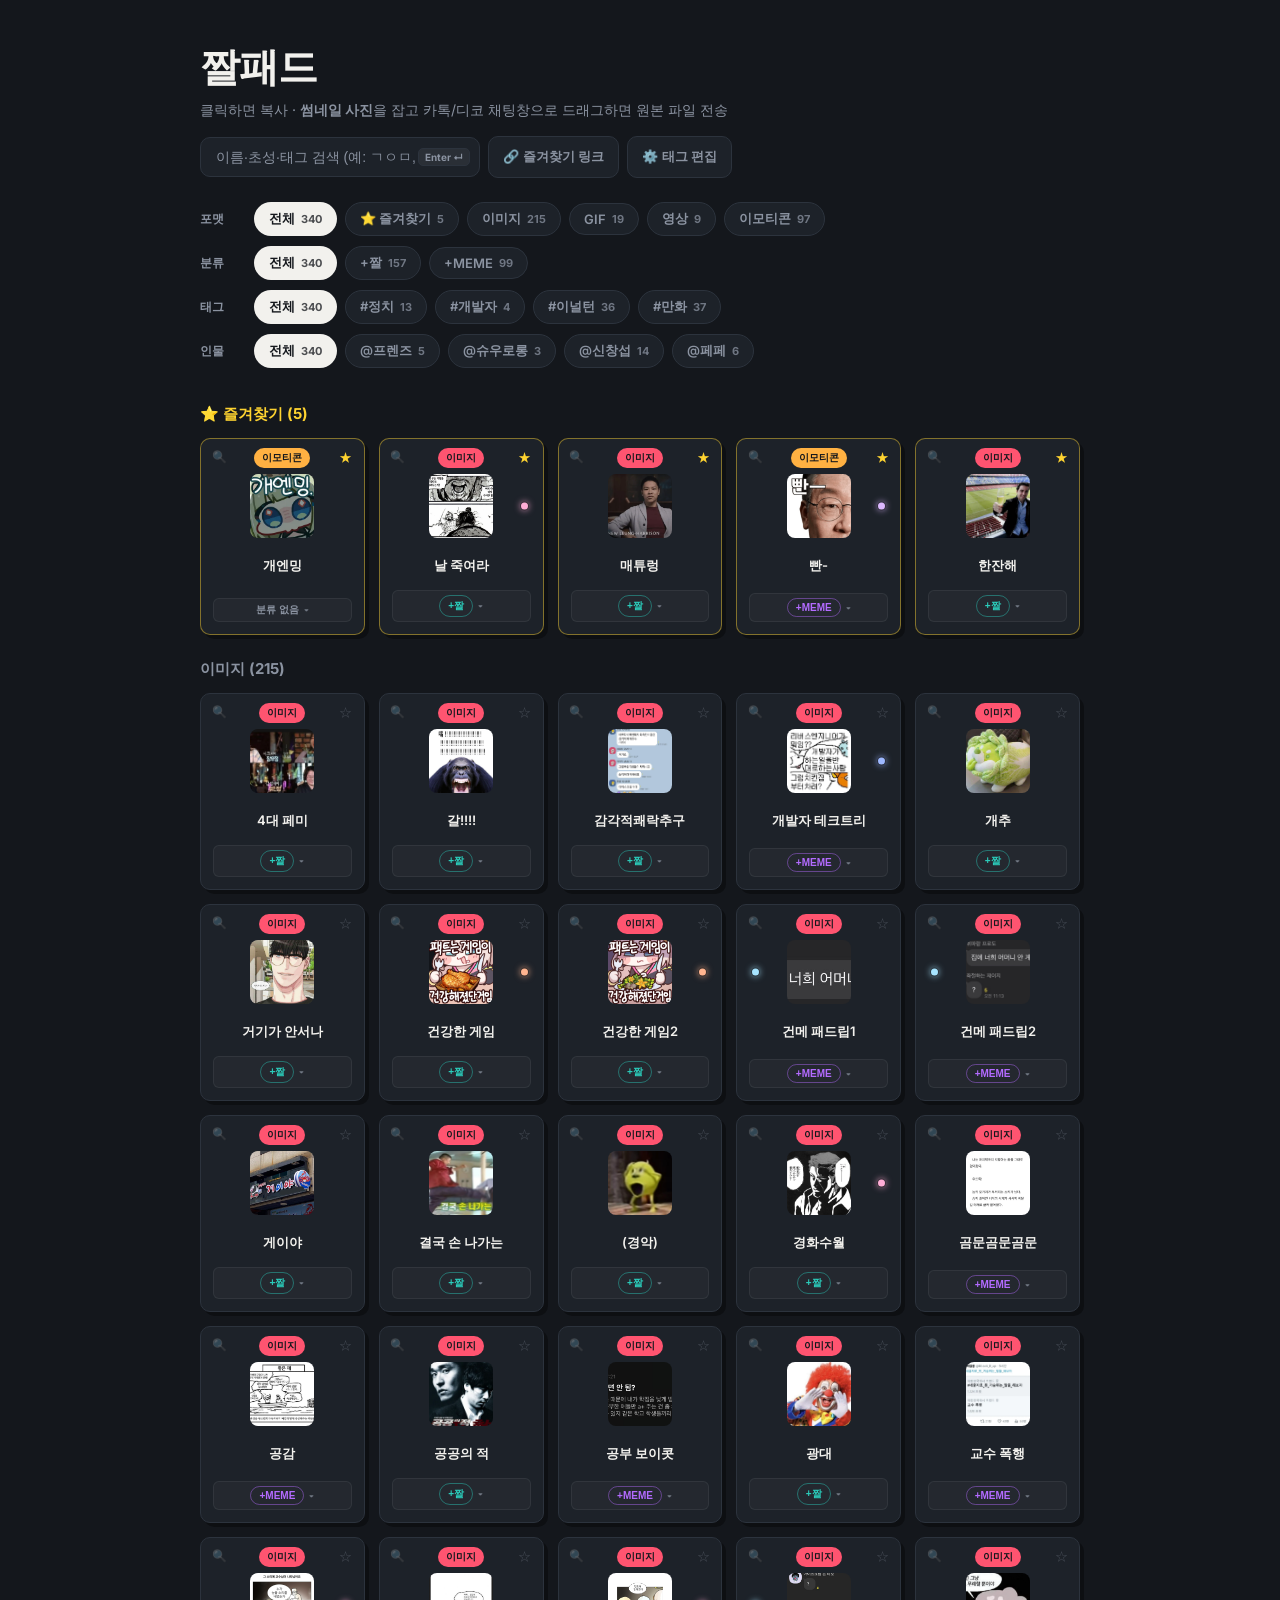
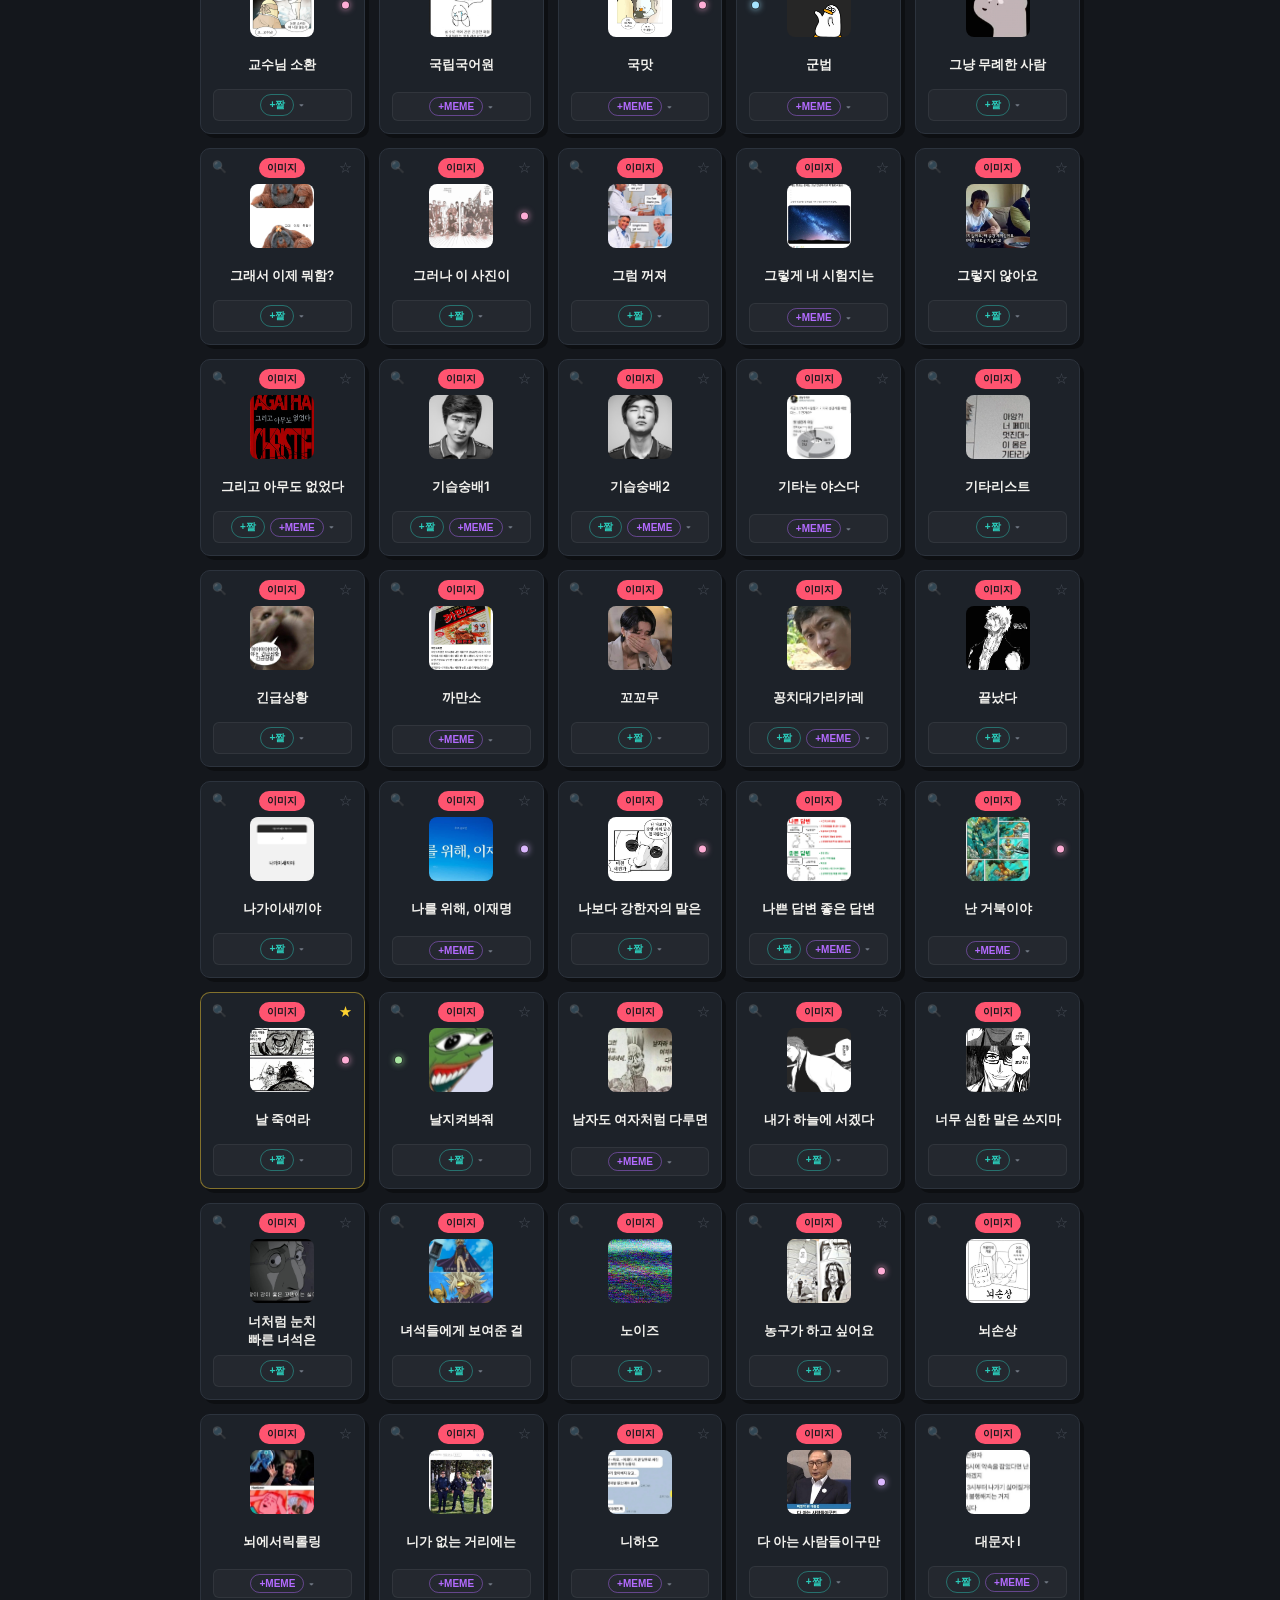
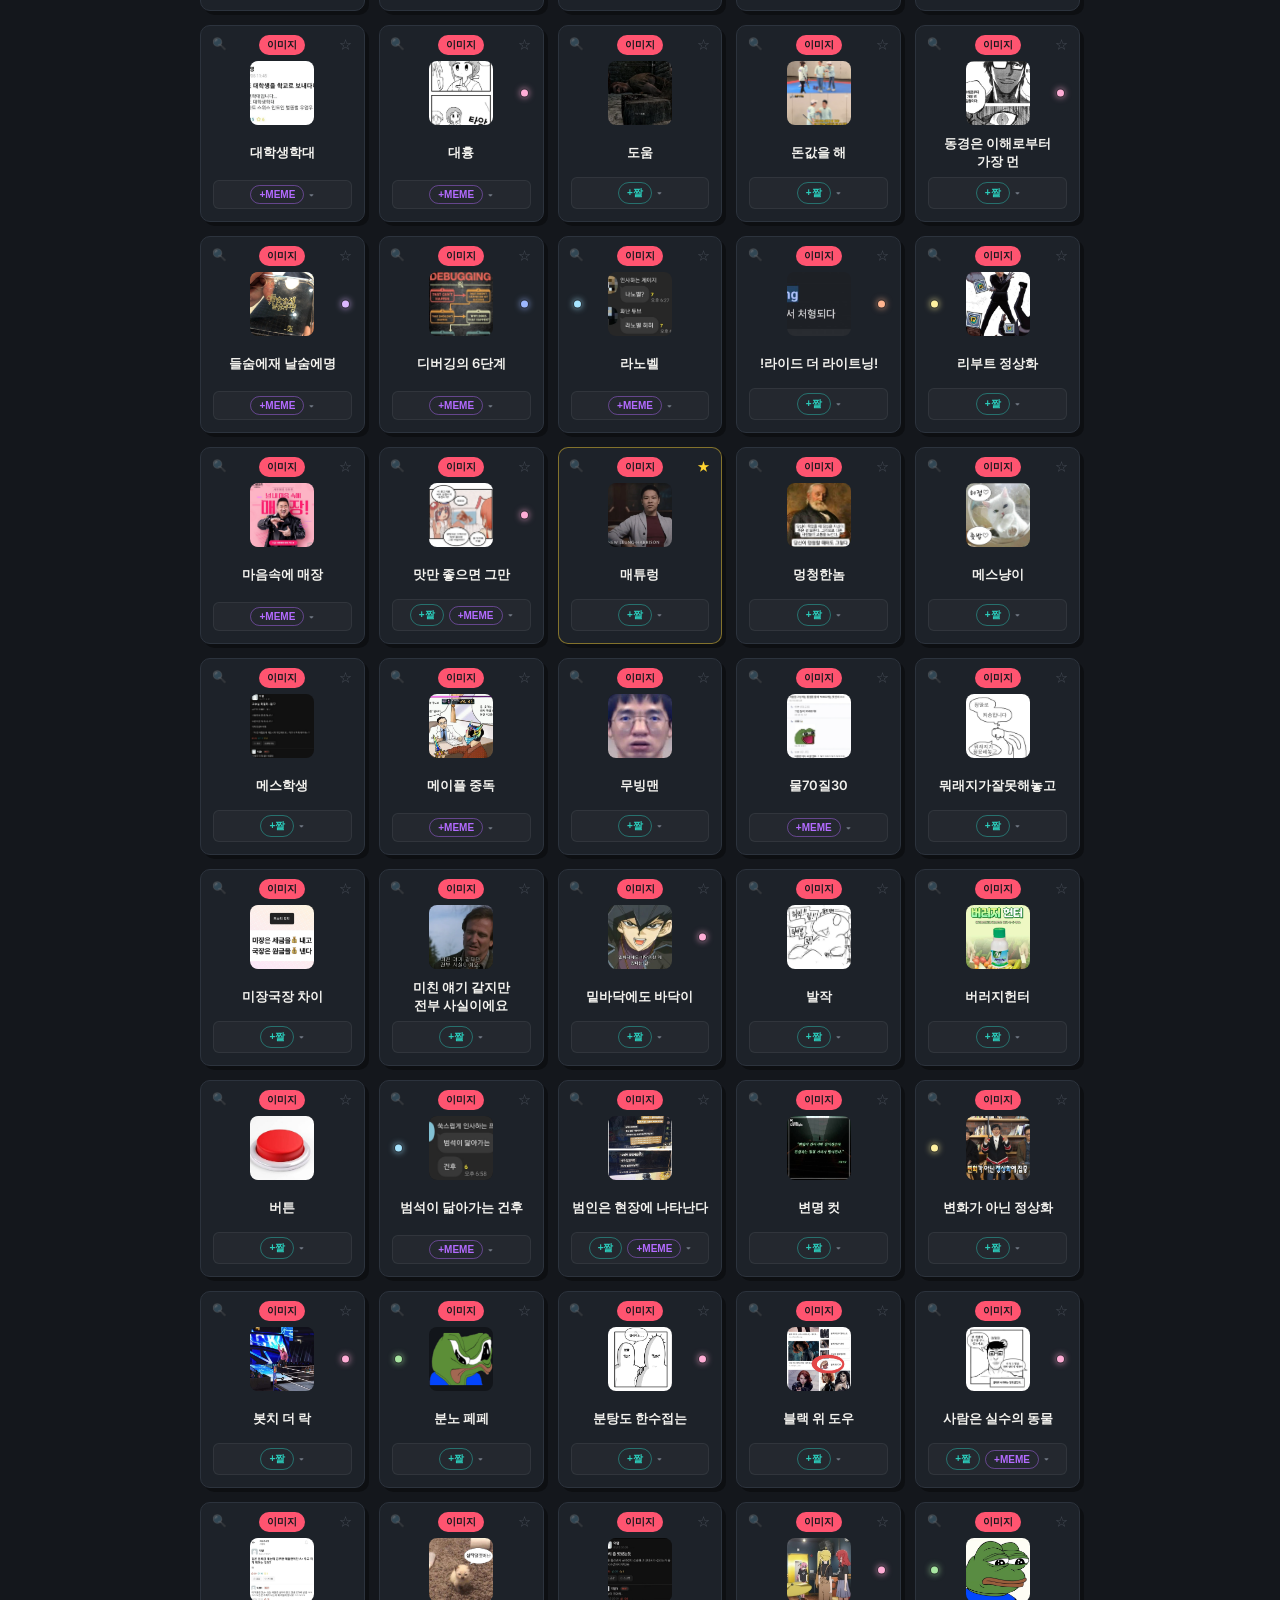
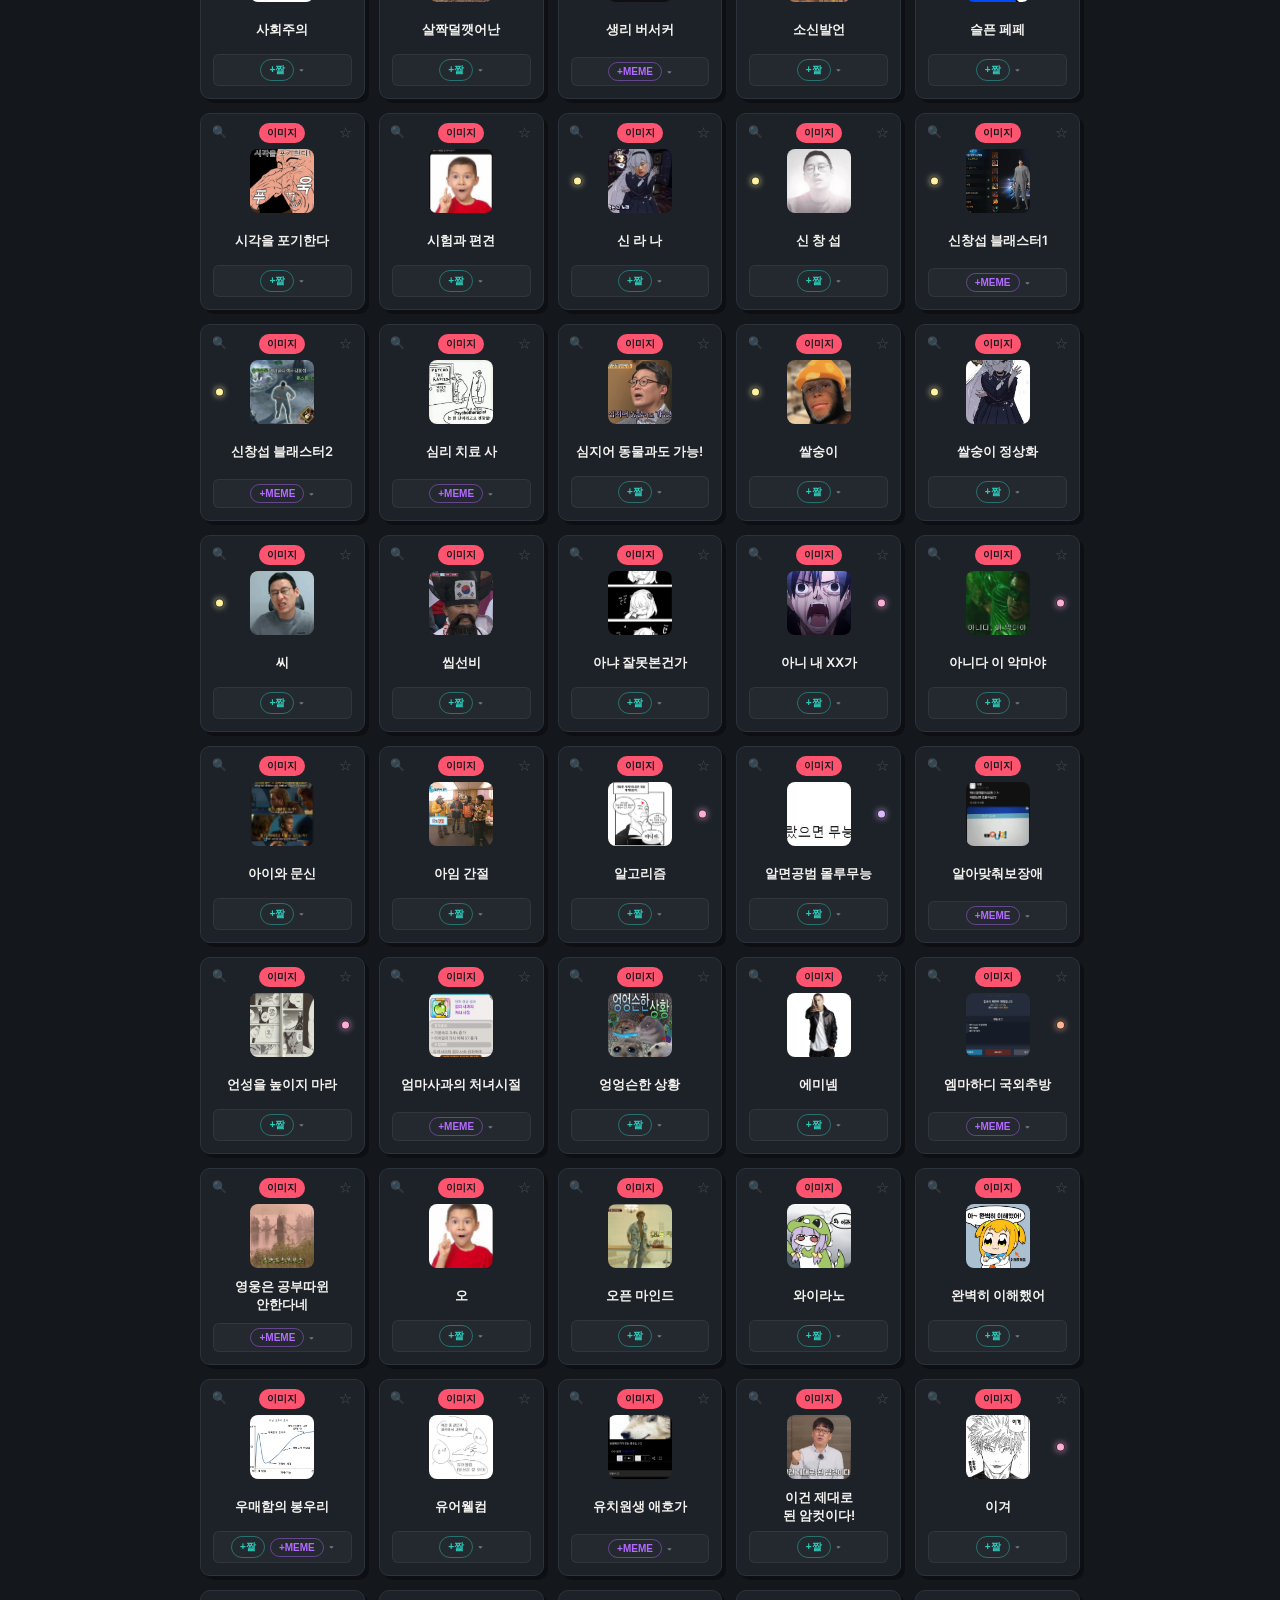
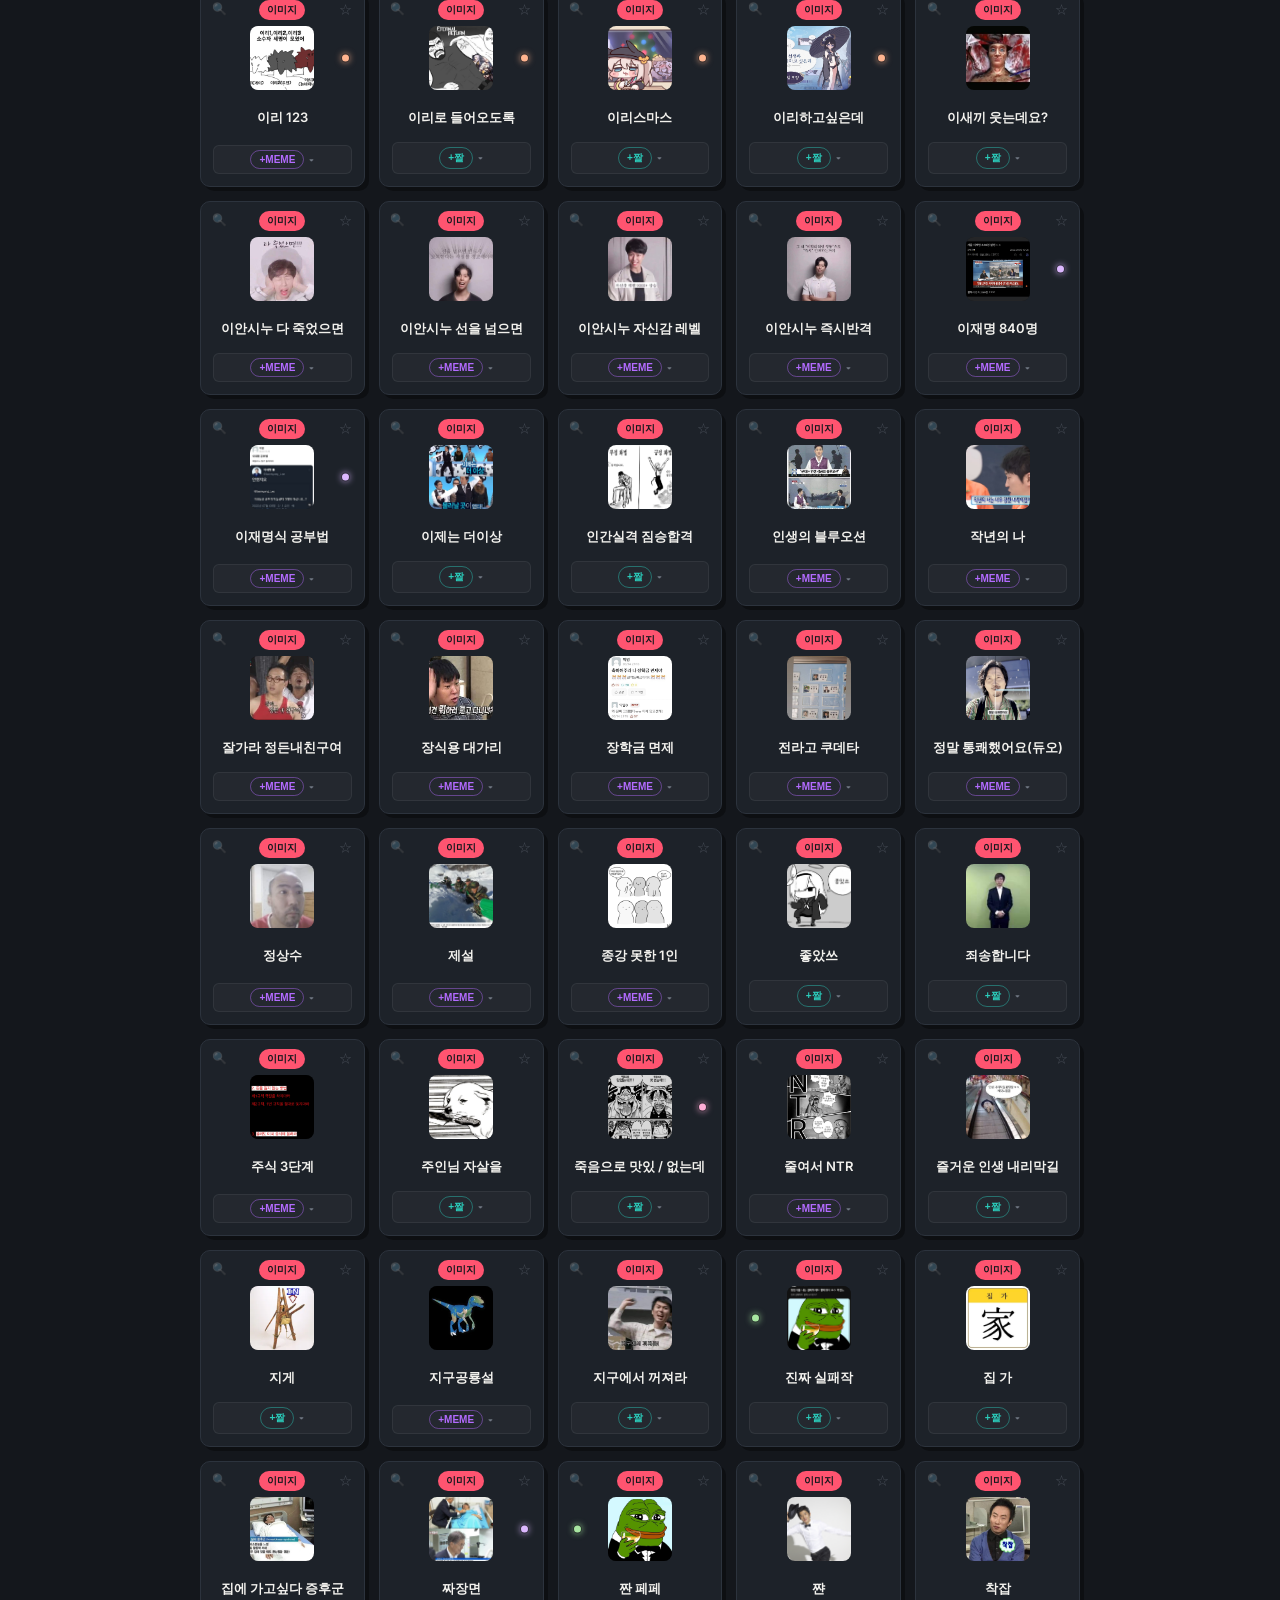
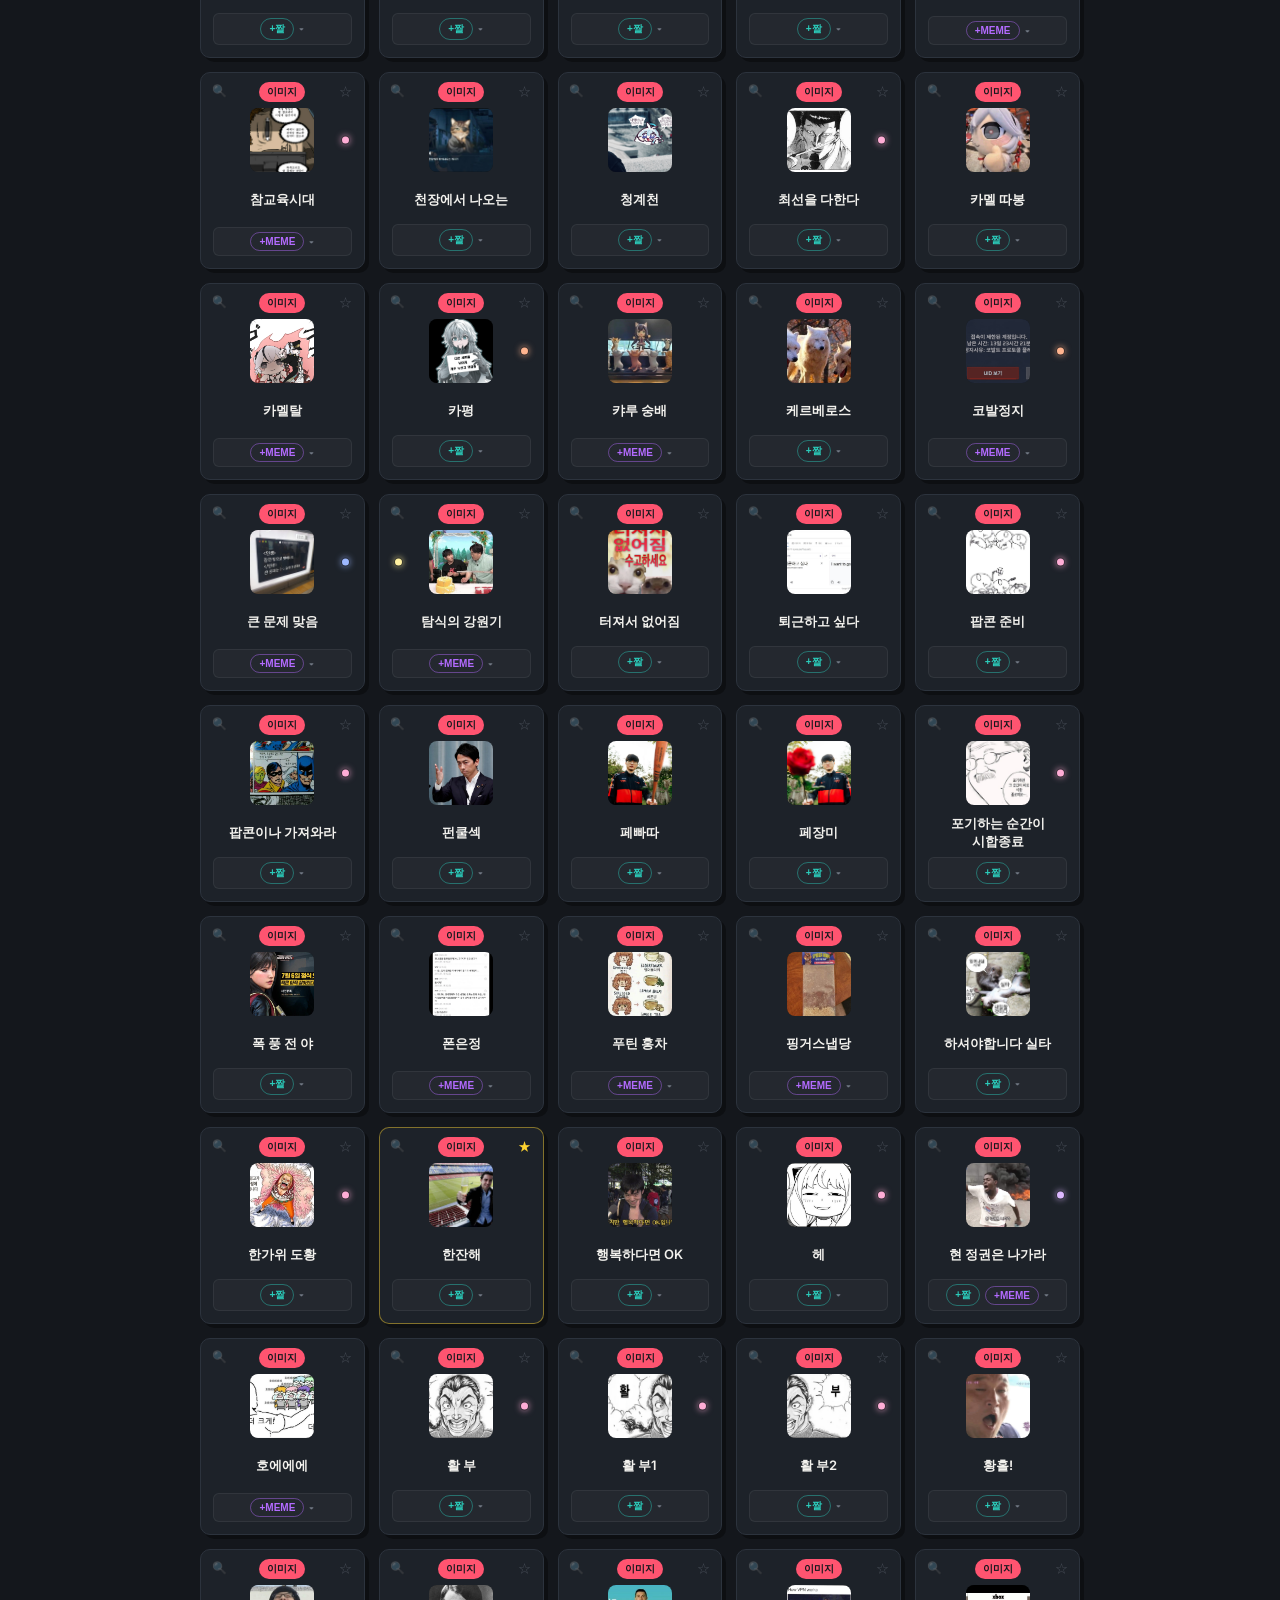
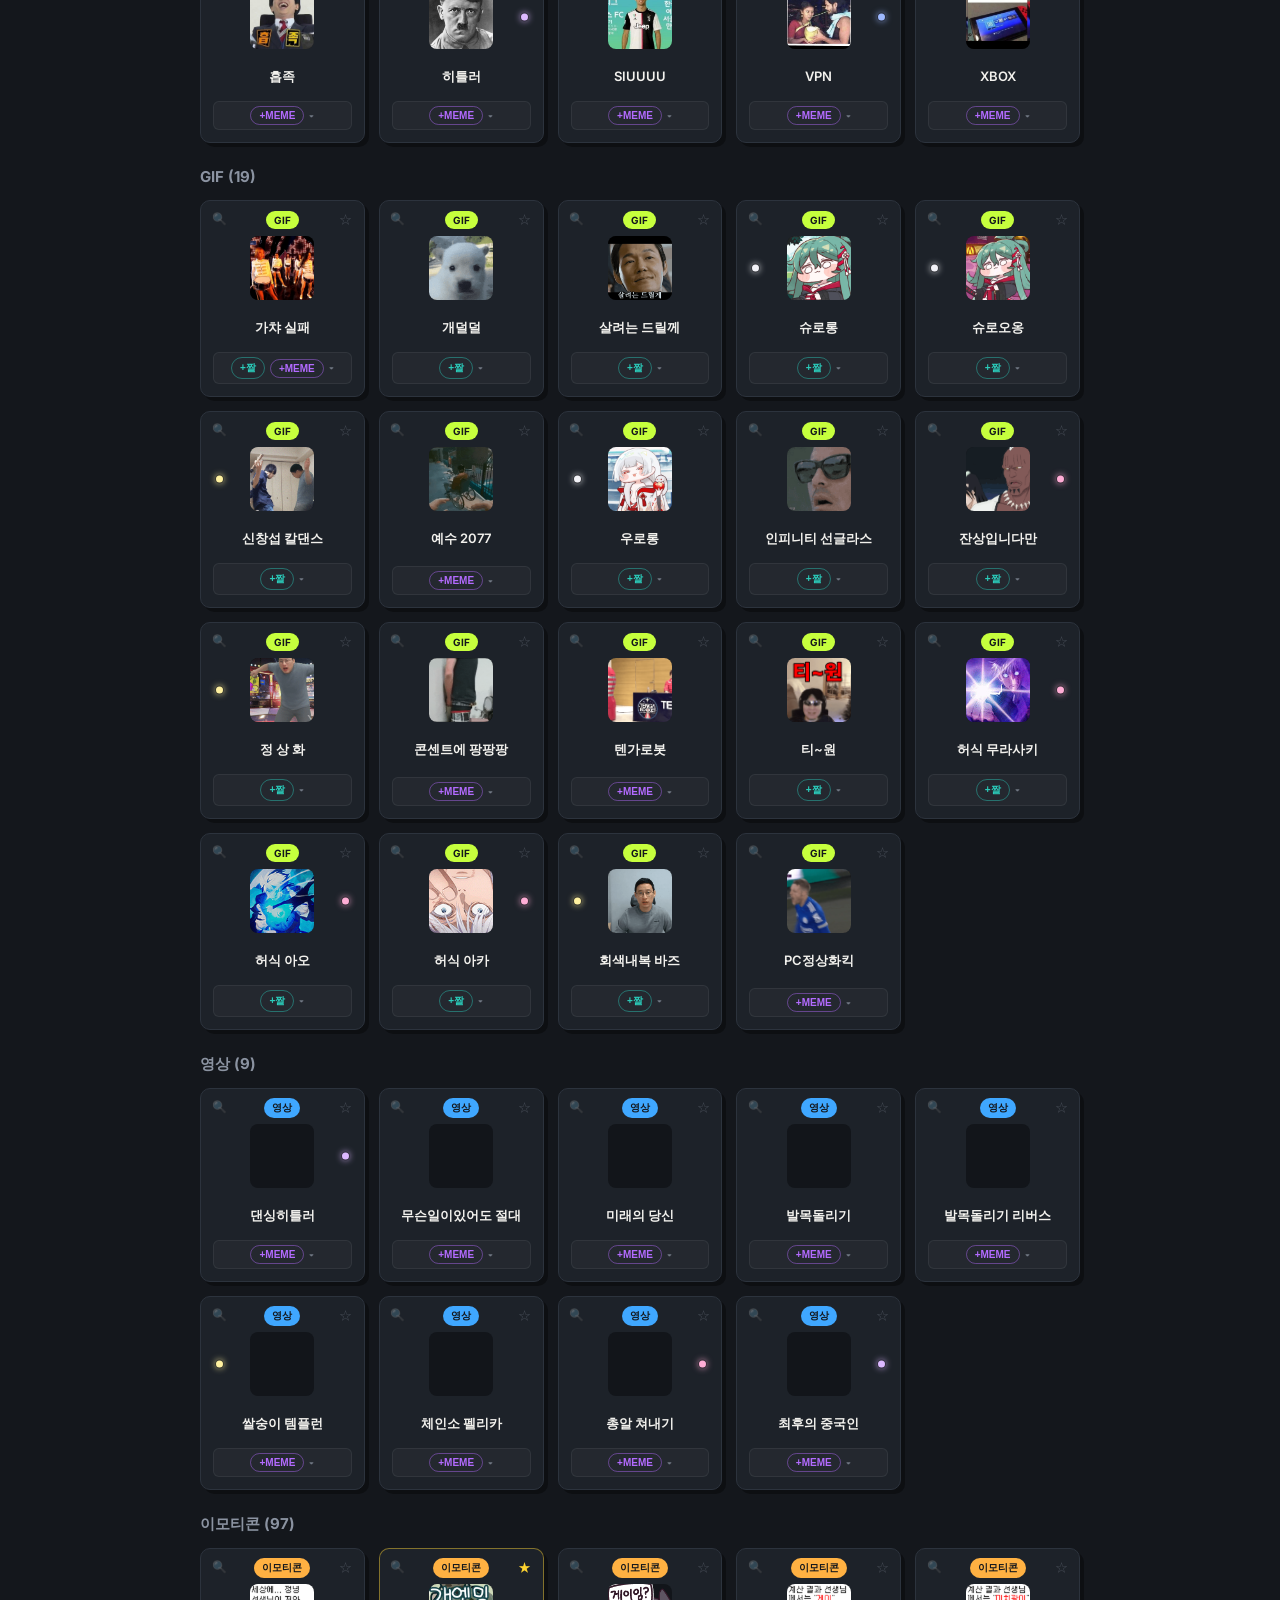
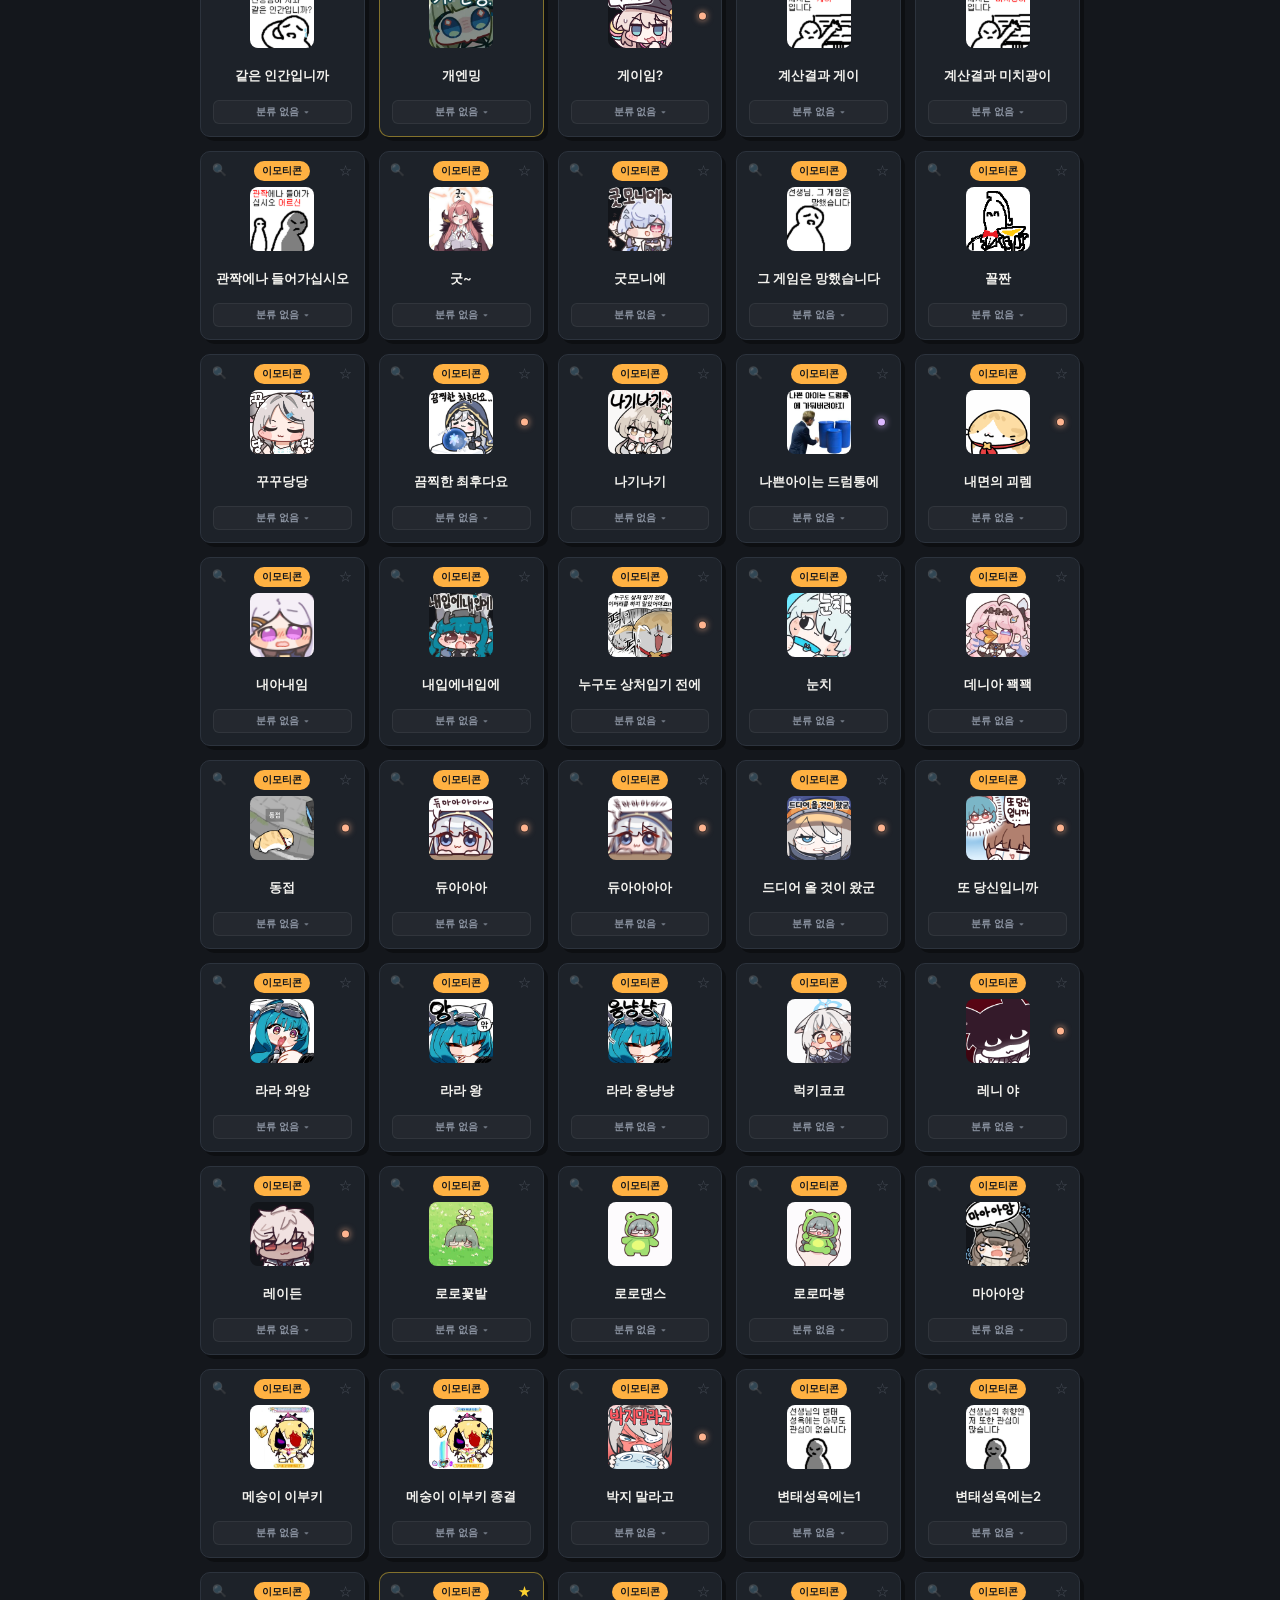
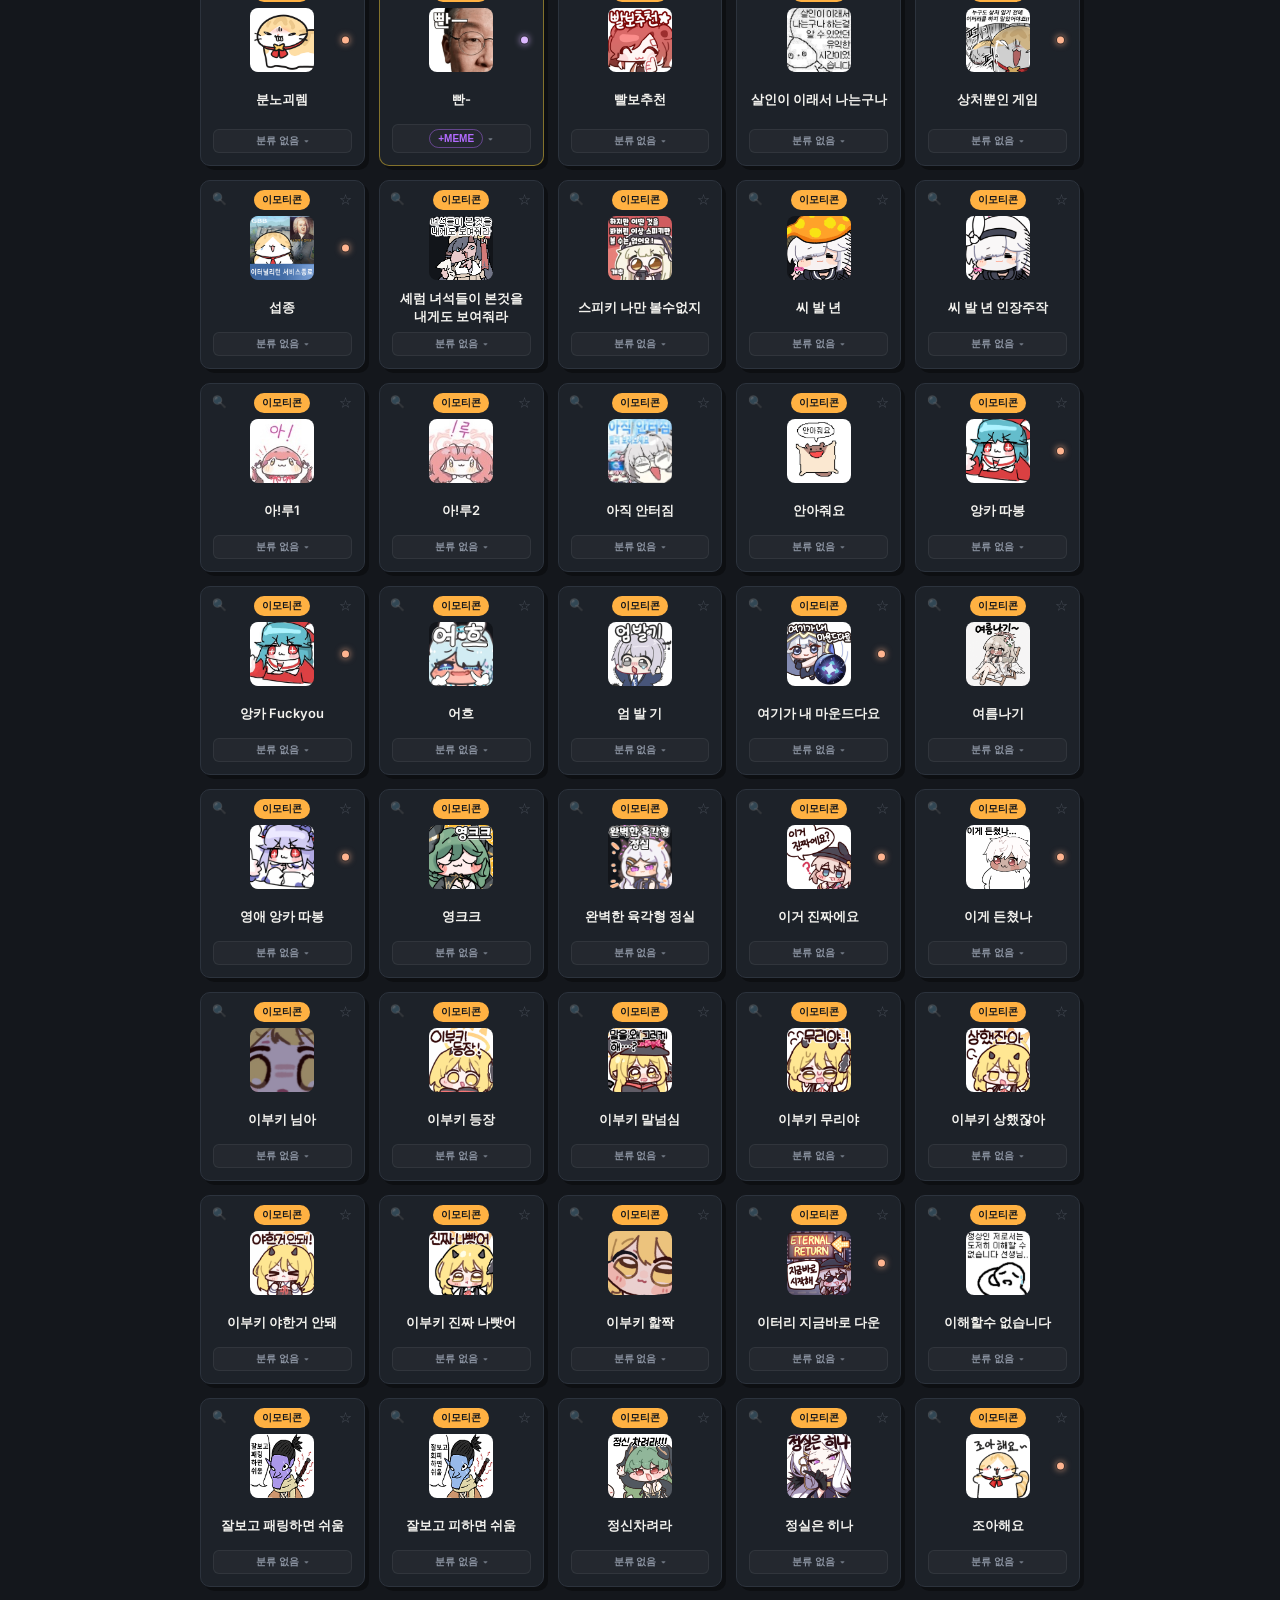
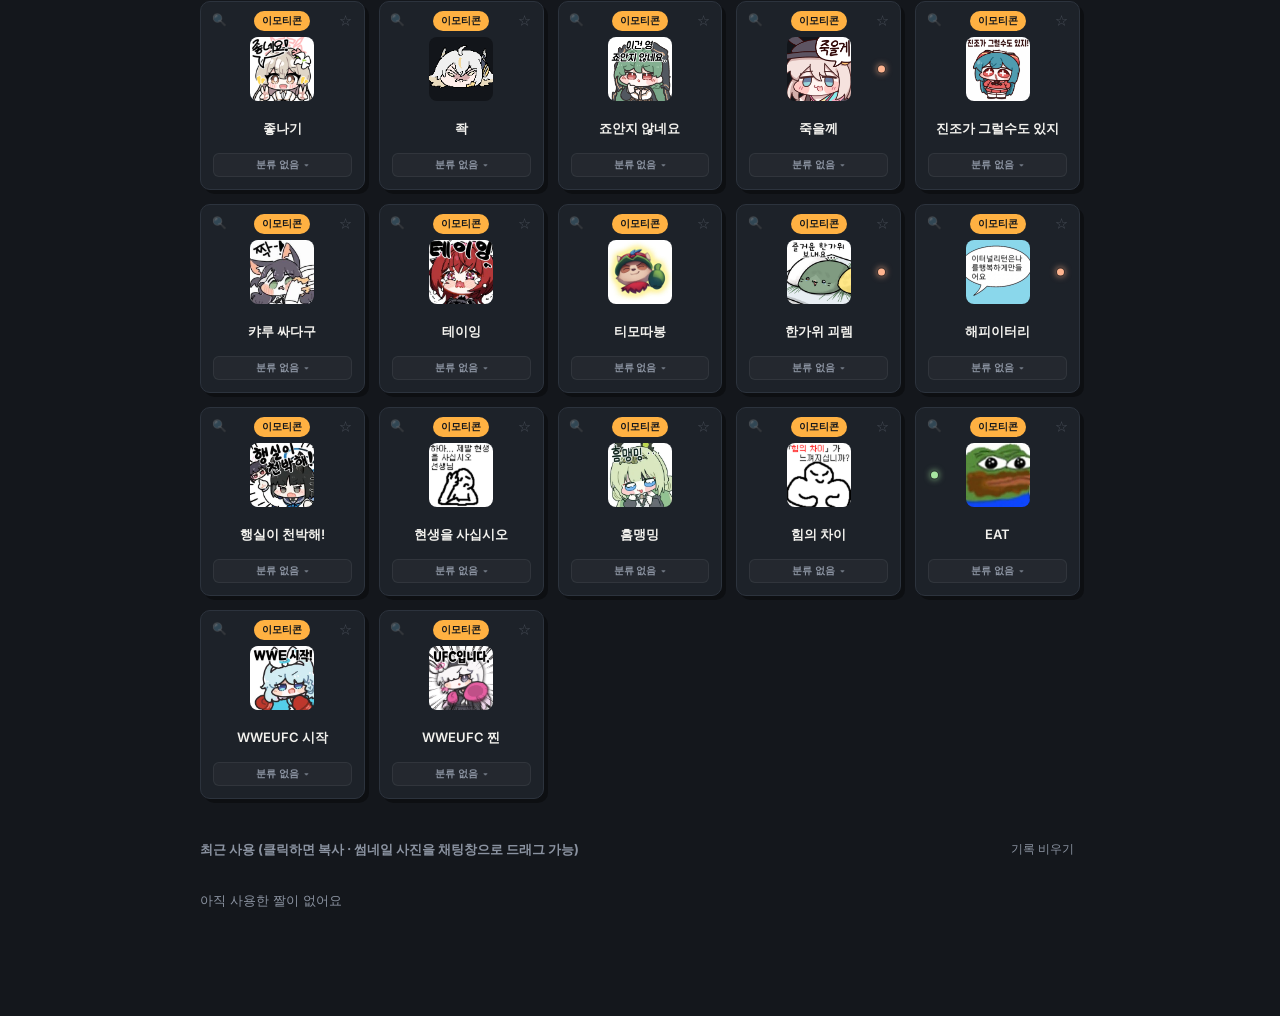
<file: index.html>
<!DOCTYPE html>
<html lang="ko">
<head>
<meta charset="UTF-8">
<meta name="viewport" content="width=device-width, initial-scale=1.0">
<title>짤패드</title>
<link rel="icon" type="image/png" href="images/assets/JJAL_icon-favicon-32x32.png?v=2">
<link rel="stylesheet" href="https://fonts.googleapis.com/css2?family=Archivo:wght@700;800&family=Inter:wght@400;500;600;700&display=swap">
<script>
  // GitHub Pages는 올린 파일을 10분쯤 캐시한다. 새로 올린 파일이 새로고침 한 번에 반영되도록
  // CSS·JS·pads.js는 주소 뒤에 매번 다른 값을 붙여서 불러온다. (index.html을 더블클릭해 열어도 동작)
  const ASSET_VERSION = Date.now();
  const loadStyle = path => document.write(`<link rel="stylesheet" href="${path}?v=${ASSET_VERSION}">`);
  const loadScript = path => document.write(`<script src="${path}?v=${ASSET_VERSION}"><\/script>`);
  loadStyle('style.css');
</script>
</head>

<body>
<div class="wrap">
  <header>
    <div>
      <h1>짤패드</h1>
      <p>클릭하면 복사 · <b>썸네일 사진</b>을 잡고 카톡/디코 채팅창으로 드래그하면 원본 파일 전송</p>
    </div>
    <div class="header-right">
      <div class="search-wrap">
        <input id="search" type="text" placeholder="이름·초성·태그 검색 (예: ㄱㅇㅁ, #슈우로롱)">
        <span class="enter-hint" title="검색 후 Enter를 누르면 첫 번째 짤이 바로 복사됩니다">Enter ↵</span>
      </div>
      <button id="syncFavBtn" class="btn-edit-mode" type="button" title="현재 즐겨찾기 목록이 담긴 공유 링크를 복사합니다">🔗 즐겨찾기 링크</button>
      <button id="editModeBtn" class="btn-edit-mode" type="button">⚙️ 태그 편집</button>
    </div>
  </header>

  <div id="editBanner" class="edit-banner">
    <div class="edit-banner-top">
      <div class="edit-banner-info">
        <strong>태그 편집 &amp; 새 짤 등록 모드</strong> — 박스 위쪽은 <b>+분류</b>, 박스 밑 공간은 <b>#태그</b>와 <b>@인물</b>로 분리되어 표시됩니다.<br>
        ⭐ 즐겨찾기(★)와 태그를 수정한 뒤 <b>pads.js 다운로드</b>를 눌러 덮어쓰면 <b>모든 기기·브라우저에서 즐겨찾기가 똑같이 동기화</b>됩니다!
      </div>
      <div class="edit-actions">
        <input id="newTagInput" class="new-tag-input" type="text" placeholder="새 #태그 / @인물 입력">
        <button id="addTagBtn" class="btn-action" type="button">+ 추가</button>
        <button id="copyPadsBtn" class="btn-action" type="button">📋 코드 복사</button>
        <button id="downloadPadsBtn" class="btn-action primary" type="button">💾 pads.js 다운로드</button>
      </div>
    </div>

    <div id="dropZone" class="drop-zone">
      <div class="drop-zone-title">📥 여기에 새 짤 파일(이미지 · GIF · MP4)을 드래그 앤 드롭하거나 클릭해서 선택하세요</div>
      <div class="drop-zone-sub">파일명 기준으로 자동 등록되며, 바로 아래 카드에서 +분류와 #태그를 찍고 pads.js로 받을 수 있습니다 (여러 파일 동시 선택 가능)</div>
      <input id="fileInput" type="file" multiple accept="image/*,video/mp4,video/webm" hidden>
    </div>
  </div>

  <!-- 필터 칩: data-filter는 어떤 필터인지, 각 칩의 data-value는 고르는 값 -->
  <div class="filter-section" id="filterSection">
    <div class="chips-row" id="catChips" data-filter="cat">
      <span class="row-label">포맷</span>
      <div class="chip active" data-value="all">전체 <span class="count"></span></div>
      <div class="chip" data-value="fav">⭐ 즐겨찾기 <span class="count"></span></div>
      <div class="chip" data-value="img">이미지 <span class="count"></span></div>
      <div class="chip" data-value="gif">GIF <span class="count"></span></div>
      <div class="chip" data-value="video">영상 <span class="count"></span></div>
      <div class="chip" data-value="emoji">이모티콘 <span class="count"></span></div>
    </div>
    <div class="chips-row" id="typeChips" data-filter="type"></div>
    <div class="chips-row" id="themeChips" data-filter="theme"></div>
    <div class="chips-row" id="personChips" data-filter="person"></div>
  </div>

  <div class="grid" id="grid"></div>

  <div class="recent-header">
    <div class="recent-label">최근 사용 (클릭하면 복사 · 썸네일 사진을 채팅창으로 드래그 가능)</div>
    <button id="clearRecentBtn" class="recent-clear-btn" type="button">기록 비우기</button>
  </div>
  <div class="recent-row" id="recentRow">
    <span class="empty-note">아직 사용한 짤이 없어요</span>
  </div>
</div>

<div id="previewPopup"></div>
<div id="toast"></div>

<script>
  loadScript('pads.js');      // 짤 목록 데이터 (편집 모드의 'pads.js 다운로드'로 만들어지는 파일)
  loadScript('js/util.js');   // 공용 도우미: 초성 변환, 복사·다운로드, 토스트
  loadScript('js/store.js');  // 짤 데이터와 상태: 즐겨찾기·최근 사용 저장, 검색·필터 판정
  loadScript('js/copy.js');   // 짤을 눌렀을 때: 이미지 복사 / GIF 주소 복사 / 영상 다운로드
  loadScript('js/view.js');   // 화면 그리기: 필터 칩, 짤 카드, 미리보기, 최근 사용
  loadScript('js/edit.js');   // 편집 모드: 태그 편집, 새 짤 등록, pads.js 내보내기
  loadScript('js/main.js');   // 검색창·버튼 연결과 시작
</script>
</body>
</html>
</file>
